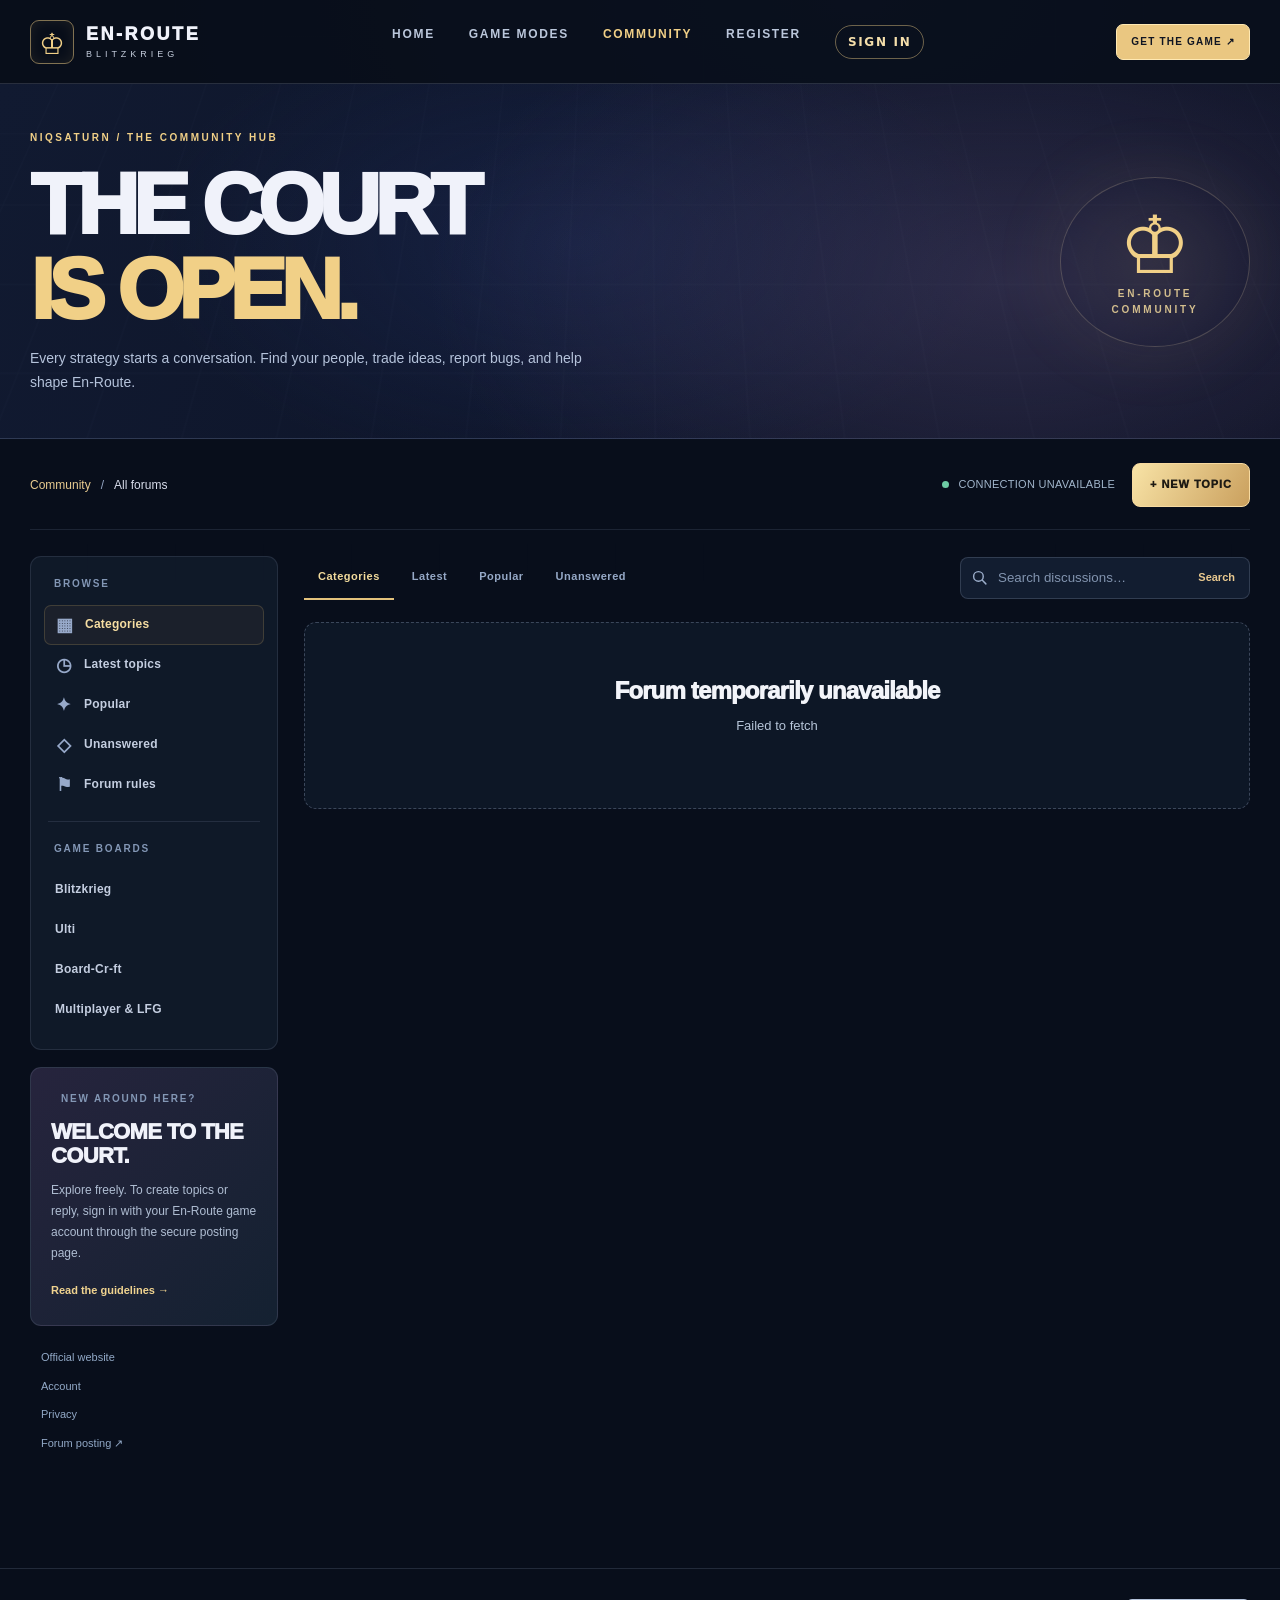
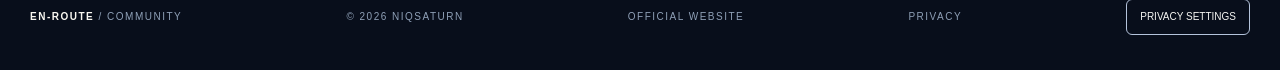
<file: forum/index.html>
<!doctype html>
<html lang="en">
<head>
<meta charset="utf-8">
<meta name="viewport" content="width=device-width,initial-scale=1">
<meta name="theme-color" content="#080e1b">
<meta name="description" content="En-Route: Blitzkrieg community forums. Discuss chess survival, Ulti, Board-Cr-ft, multiplayer, strategy, patch notes and player support.">
<link rel="canonical" href="https://niqsaturn.github.io/forum/">
<meta property="og:type" content="website">
<meta property="og:site_name" content="En-Route: Blitzkrieg">
<meta property="og:title" content="Community Forums | En-Route: Blitzkrieg">
<meta property="og:description" content="Your next move starts a conversation. Game discussions, strategy, feedback, guides and community support.">
<meta property="og:url" content="https://niqsaturn.github.io/forum/">
<meta property="og:image" content="https://raw.githubusercontent.com/Niqsaturn/En-Route/gh-pages/assets/hero-gameplay.webp">
<title>Community Forums | En-Route: Blitzkrieg</title>
<link rel="icon" href="/assets/crown.svg" type="image/svg+xml">
<link rel="stylesheet" href="/styles.css?v=20261124-2">
<link rel="stylesheet" href="./forum.css">
<link rel="stylesheet" href="/assets/ad-placements.css">
<script defer src="/assets/ad-manager.js?v=20261127-2"></script>
<script defer src="/assets/account-navigation.js?v=20261127-2"></script>
<script defer src="./forum.js"></script>
</head>
<body class="community-body">
<a class="skip" href="#forum-main">Skip to discussions</a>
<header class="header">
 <div class="header-inner">
  <a class="logo" href="/" aria-label="En-Route Blitzkrieg home"><span class="logo-mark" aria-hidden="true">♔</span><span class="logo-copy"><b>EN-ROUTE</b><small>BLITZKRIEG</small></span></a>
  <nav aria-label="Main navigation"><a href="/">Home</a><a href="/#modes">Game modes</a><a class="nav-current" href="/forum/" aria-current="page">Community</a><a href="/register.html">Register</a><a data-enroute-account-nav href="/?signin=1&amp;return=%2Fforum%2F">Sign in</a></nav>
  <a class="forum-site-download" href="/#download-windows">GET THE GAME <span aria-hidden="true">↗</span></a>
 </div>
</header>
<main id="forum-main">
 <section class="forum-banner" aria-labelledby="forum-banner-title">
  <div class="wrap forum-banner-inner">
   <div>
    <p class="section-kicker">NIQSATURN / THE COMMUNITY HUB</p>
    <h1 id="forum-banner-title">THE COURT<br><span>IS OPEN.</span></h1>
    <p>Every strategy starts a conversation. Find your people, trade ideas, report bugs, and help shape En-Route.</p>
   </div>
   <div class="forum-banner-emblem" aria-hidden="true">♔<span>EN-ROUTE<br>COMMUNITY</span></div>
  </div>
 </section>
 <aside id="forum-ad-category" class="enroute-ad-slot enroute-ad-slot--forum-top" data-forum-ad-placement data-adsterra-zone="forum-above-categories" aria-label="Advertisement" hidden>
  <p class="enroute-ad-label">Advertisement</p>
  <div class="adsterra-slot-content" data-adsterra-mount></div>
 </aside>
 <div class="wrap forum-shell">
  <div class="forum-global-bar">
   <nav class="forum-breadcrumbs" id="forum-breadcrumbs" aria-label="Breadcrumb">
    <a href="/forum/">Community</a><span aria-hidden="true">/</span><span id="breadcrumb-current">All forums</span>
   </nav>
   <div class="forum-global-actions"><span class="forum-status" id="forum-connection" role="status">Connecting to discussions…</span><button class="forum-compose" id="forum-new-topic" type="button">+ NEW TOPIC</button></div>
  </div>
  <div class="forum-layout">
   <aside class="forum-sidebar" aria-label="Forum navigation">
    <nav class="forum-side-panel" aria-label="Discussion views">
     <p class="forum-nav-caption">BROWSE</p>
     <a href="/forum/" data-view="categories" class="forum-side-link is-active"><span aria-hidden="true">▦</span> Categories</a>
     <a href="?view=latest" data-view="latest" class="forum-side-link"><span aria-hidden="true">◷</span> Latest topics</a>
     <a href="?view=popular" data-view="popular" class="forum-side-link"><span aria-hidden="true">✦</span> Popular</a>
     <a href="?view=unanswered" data-view="unanswered" class="forum-side-link"><span aria-hidden="true">◇</span> Unanswered</a>
     <a href="?view=rules" data-view="rules" class="forum-side-link"><span aria-hidden="true">⚑</span> Forum rules</a>
     <div class="forum-side-divider"></div>
     <p class="forum-nav-caption">GAME BOARDS</p>
     <a href="?category=blitzkrieg" data-category="blitzkrieg" class="forum-side-link">Blitzkrieg</a>
     <a href="?category=ulti" data-category="ulti" class="forum-side-link">Ulti</a>
     <a href="?category=boardcraft" data-category="boardcraft" class="forum-side-link">Board-Cr-ft</a>
     <a href="?category=multiplayer" data-category="multiplayer" class="forum-side-link">Multiplayer & LFG</a>
    </nav>
    <div class="forum-side-panel forum-help">
     <p class="forum-nav-caption">NEW AROUND HERE?</p>
     <h2>WELCOME TO THE COURT.</h2>
     <p>Explore freely. To create topics or reply, sign in with your En-Route game account through the secure posting page.</p>
     <a href="?view=rules" data-view="rules">Read the guidelines <span aria-hidden="true">→</span></a>
    </div>
    <div class="forum-side-links"><a href="/">Official website</a><a href="/?signin=1&amp;return=%2Fforum%2F">Account</a><a href="/privacy.html">Privacy</a><a href="/forum/compose.html">Forum posting ↗</a></div>
   </aside>
   <div class="forum-center">
    <div class="forum-tools">
     <div class="forum-view-tabs" role="navigation" aria-label="Topic filters">
      <a href="/forum/" data-view="categories" class="is-active">Categories</a>
      <a href="?view=latest" data-view="latest">Latest</a>
      <a href="?view=popular" data-view="popular">Popular</a>
      <a href="?view=unanswered" data-view="unanswered">Unanswered</a>
     </div>
     <form id="forum-search-form" class="forum-search" role="search" aria-label="Search community topics">
      <label for="forum-search" class="sr-only">Search topics</label>
      <svg viewBox="0 0 24 24" aria-hidden="true"><circle cx="10.5" cy="10.5" r="6.8"></circle><path d="m16 16 5 5"></path></svg>
      <input id="forum-search" name="q" type="search" maxlength="120" placeholder="Search discussions…" autocomplete="off">
      <button type="submit">Search</button>
     </form>
    </div>
    <section id="forum-content" class="forum-content" aria-live="polite" aria-busy="true">
     <div class="forum-loading"><span class="forum-loading-sigil">♔</span><p>Loading the community forum…</p></div>
    </section>
    <div id="forum-load-controls" class="forum-load-controls" hidden><button id="forum-load-more" type="button">LOAD MORE TOPICS</button></div>
   </div>
  </div>
 </div>
 <aside id="forum-ad-multiplex" class="enroute-ad-slot enroute-ad-slot--forum-bottom enroute-ad-slot--feed" data-forum-ad-placement data-adsterra-zone="forum-below-categories" aria-label="Advertisement" hidden>
  <p class="enroute-ad-label">Advertisement</p>
  <div class="adsterra-slot-content" data-adsterra-mount></div>
 </aside>
</main>
<footer class="footer wrap forum-footer"><span><strong>EN-ROUTE</strong> / COMMUNITY</span><span>© 2026 NIQSATURN</span><a href="/">OFFICIAL WEBSITE</a><a href="/privacy.html">PRIVACY</a></footer>
<dialog id="forum-compose-dialog" class="forum-compose-dialog" aria-labelledby="forum-compose-title">
 <form method="dialog" class="forum-dialog-head"><h2 id="forum-compose-title">START A DISCUSSION</h2><button type="submit" aria-label="Close new topic dialog">✕</button></form>
 <p>Choose the board that best fits your topic. Posting uses your existing En-Route game account through a secure forum endpoint.</p>
 <label for="forum-compose-category">POST IN</label>
 <select id="forum-compose-category" required></select>
 <div class="forum-posting-note">Your En-Route account is required to post. For your security, posting may require you to sign in again on the protected posting form.</div>
 <div class="forum-dialog-actions"><button class="forum-close-dialog" type="button">CANCEL</button><a id="forum-compose-continue" href="/forum/compose.html">CONTINUE TO POST</a></div>
</dialog>
<noscript><div class="wrap forum-noscript">JavaScript is required to browse topics on this page. You can still <a href="/">visit the official En-Route website</a>.</div></noscript>
</body>
</html>
</file>
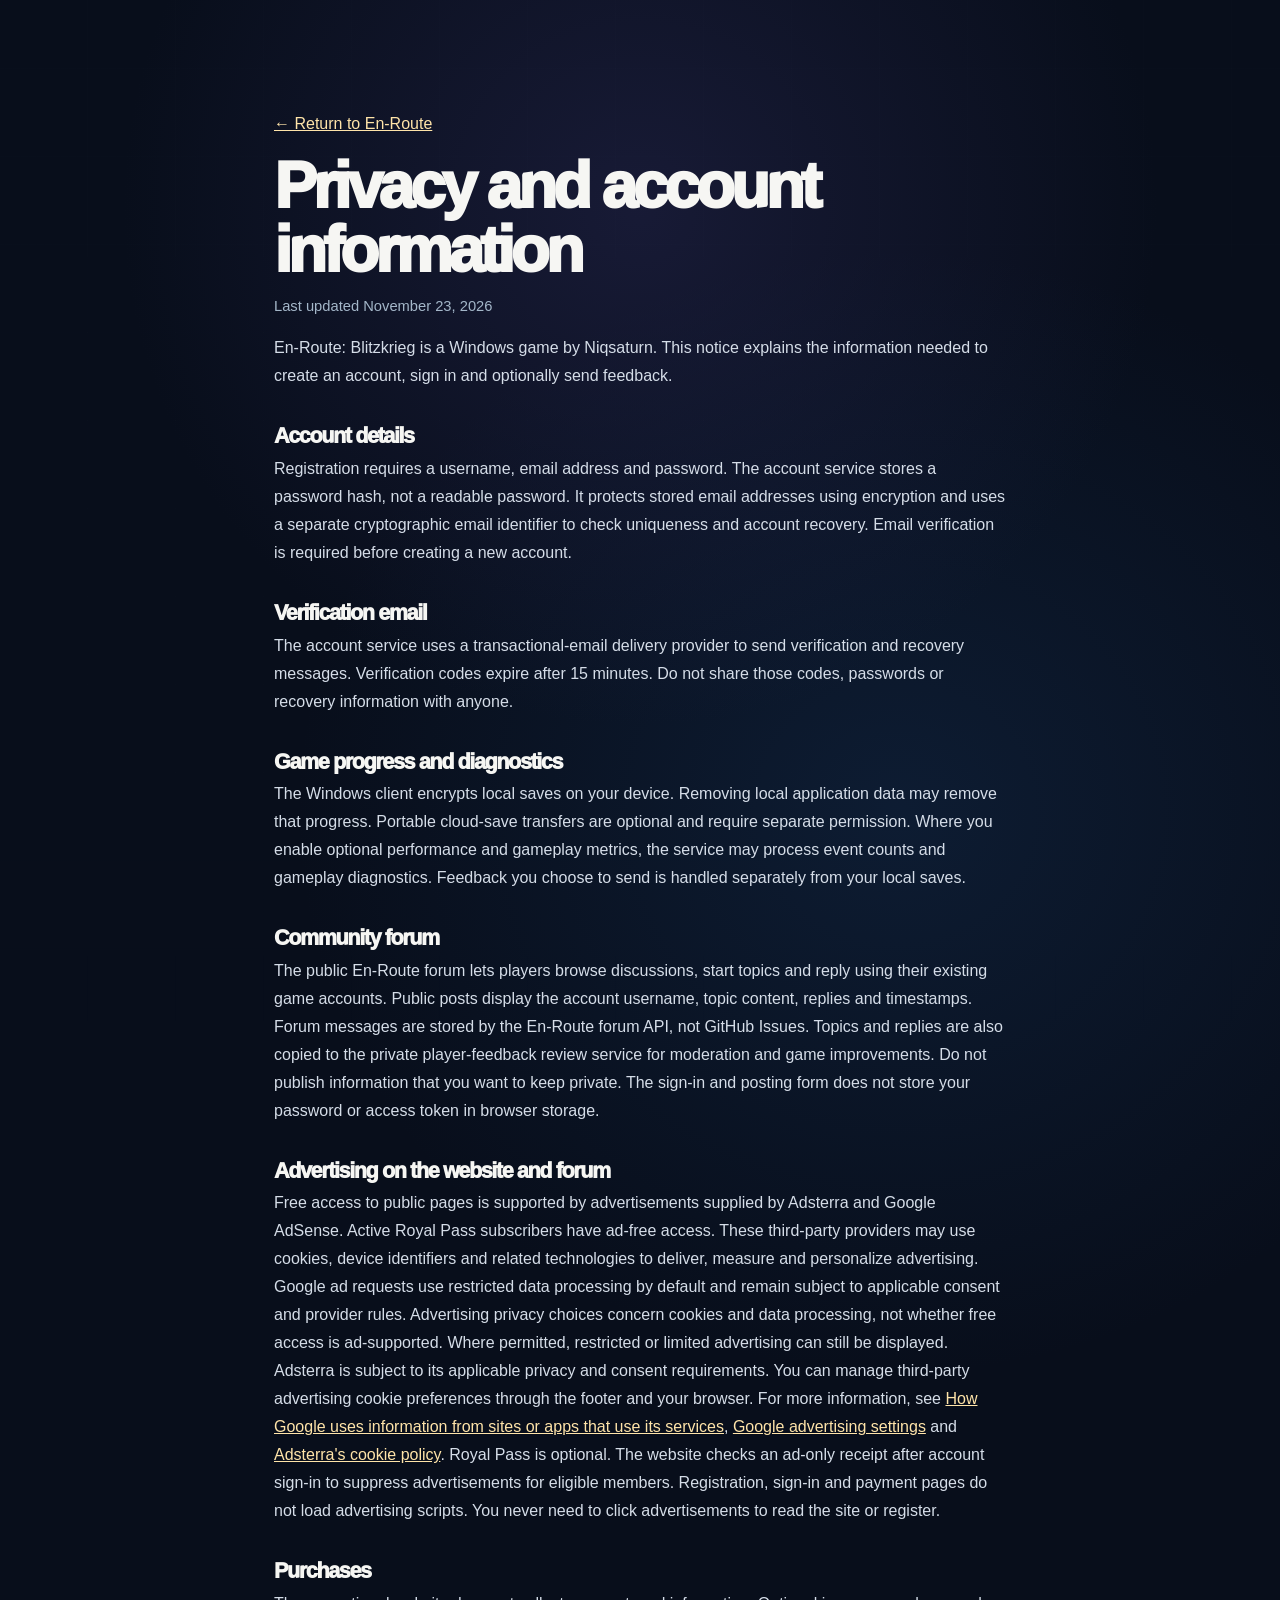
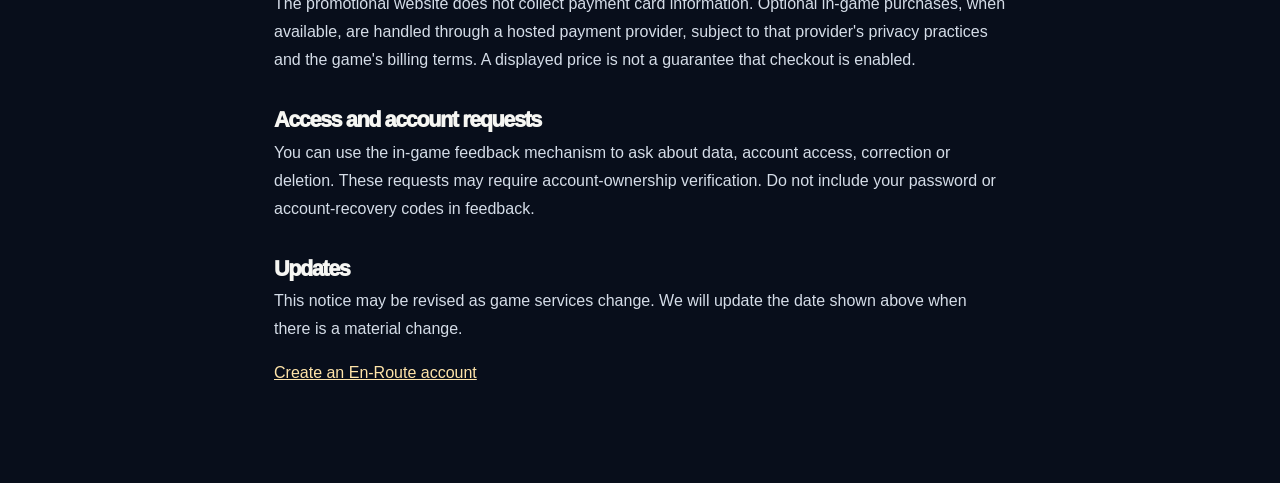
<file: privacy.html>
<!doctype html>
<html lang="en"><head><meta charset="utf-8"><meta name="viewport" content="width=device-width,initial-scale=1"><meta name="robots" content="index,follow"><meta name="theme-color" content="#080e1b"><title>Privacy | En-Route Blitzkrieg</title>
<link rel="stylesheet" href="./styles.css"><style>.privacy-page{max-width:780px;margin:0 auto;padding:110px 24px 80px;line-height:1.75}.privacy-page h1{font-size:clamp(2rem,6vw,4rem);margin-bottom:12px}.privacy-page h2{font-size:1.35rem;margin:35px 0 8px}.privacy-page a{color:#ffe4a9;text-decoration:underline}.privacy-page p,.privacy-page li{color:#d5dde8}.privacy-page .updated{color:#a4b7c9;font-size:.92rem}</style></head><body>
<main class="privacy-page"><p><a href="/">← Return to En-Route</a></p>
<h1>Privacy and account information</h1><p class="updated">Last updated November 23, 2026</p>
<p>En-Route: Blitzkrieg is a Windows game by Niqsaturn. This notice explains the information needed to create an account, sign in and optionally send feedback.</p>
<h2>Account details</h2><p>Registration requires a username, email address and password. The account service stores a password hash, not a readable password. It protects stored email addresses using encryption and uses a separate cryptographic email identifier to check uniqueness and account recovery. Email verification is required before creating a new account.</p>
<h2>Verification email</h2><p>The account service uses a transactional-email delivery provider to send verification and recovery messages. Verification codes expire after 15 minutes. Do not share those codes, passwords or recovery information with anyone.</p>
<h2>Game progress and diagnostics</h2><p>The Windows client encrypts local saves on your device. Removing local application data may remove that progress. Portable cloud-save transfers are optional and require separate permission. Where you enable optional performance and gameplay metrics, the service may process event counts and gameplay diagnostics. Feedback you choose to send is handled separately from your local saves.</p>
<h2>Community forum</h2><p>The public En-Route forum lets players browse discussions, start topics and reply using their existing game accounts. Public posts display the account username, topic content, replies and timestamps. Forum messages are stored by the En-Route forum API, not GitHub Issues. Topics and replies are also copied to the private player-feedback review service for moderation and game improvements. Do not publish information that you want to keep private. The sign-in and posting form does not store your password or access token in browser storage.</p>
<h2>Advertising on the website and forum</h2><p>Free access to public pages is supported by advertisements supplied by Adsterra and Google AdSense. Active Royal Pass subscribers have ad-free access. These third-party providers may use cookies, device identifiers and related technologies to deliver, measure and personalize advertising. Google ad requests use restricted data processing by default and remain subject to applicable consent and provider rules. Advertising privacy choices concern cookies and data processing, not whether free access is ad-supported. Where permitted, restricted or limited advertising can still be displayed. Adsterra is subject to its applicable privacy and consent requirements. You can manage third-party advertising cookie preferences through the footer and your browser. For more information, see <a href="https://policies.google.com/technologies/partner-sites" rel="noopener noreferrer">How Google uses information from sites or apps that use its services</a>, <a href="https://adssettings.google.com/" rel="noopener noreferrer">Google advertising settings</a> and <a href="https://adsterra.com/cookies/" rel="noopener noreferrer">Adsterra's cookie policy</a>. Royal Pass is optional. The website checks an ad-only receipt after account sign-in to suppress advertisements for eligible members. Registration, sign-in and payment pages do not load advertising scripts. You never need to click advertisements to read the site or register.</p>
<h2>Purchases</h2><p>The promotional website does not collect payment card information. Optional in-game purchases, when available, are handled through a hosted payment provider, subject to that provider's privacy practices and the game's billing terms. A displayed price is not a guarantee that checkout is enabled.</p>
<h2>Access and account requests</h2><p>You can use the in-game feedback mechanism to ask about data, account access, correction or deletion. These requests may require account-ownership verification. Do not include your password or account-recovery codes in feedback.</p>
<h2>Updates</h2><p>This notice may be revised as game services change. We will update the date shown above when there is a material change.</p>
<p><a href="/#signup">Create an En-Route account</a></p></main></body></html>
</file>
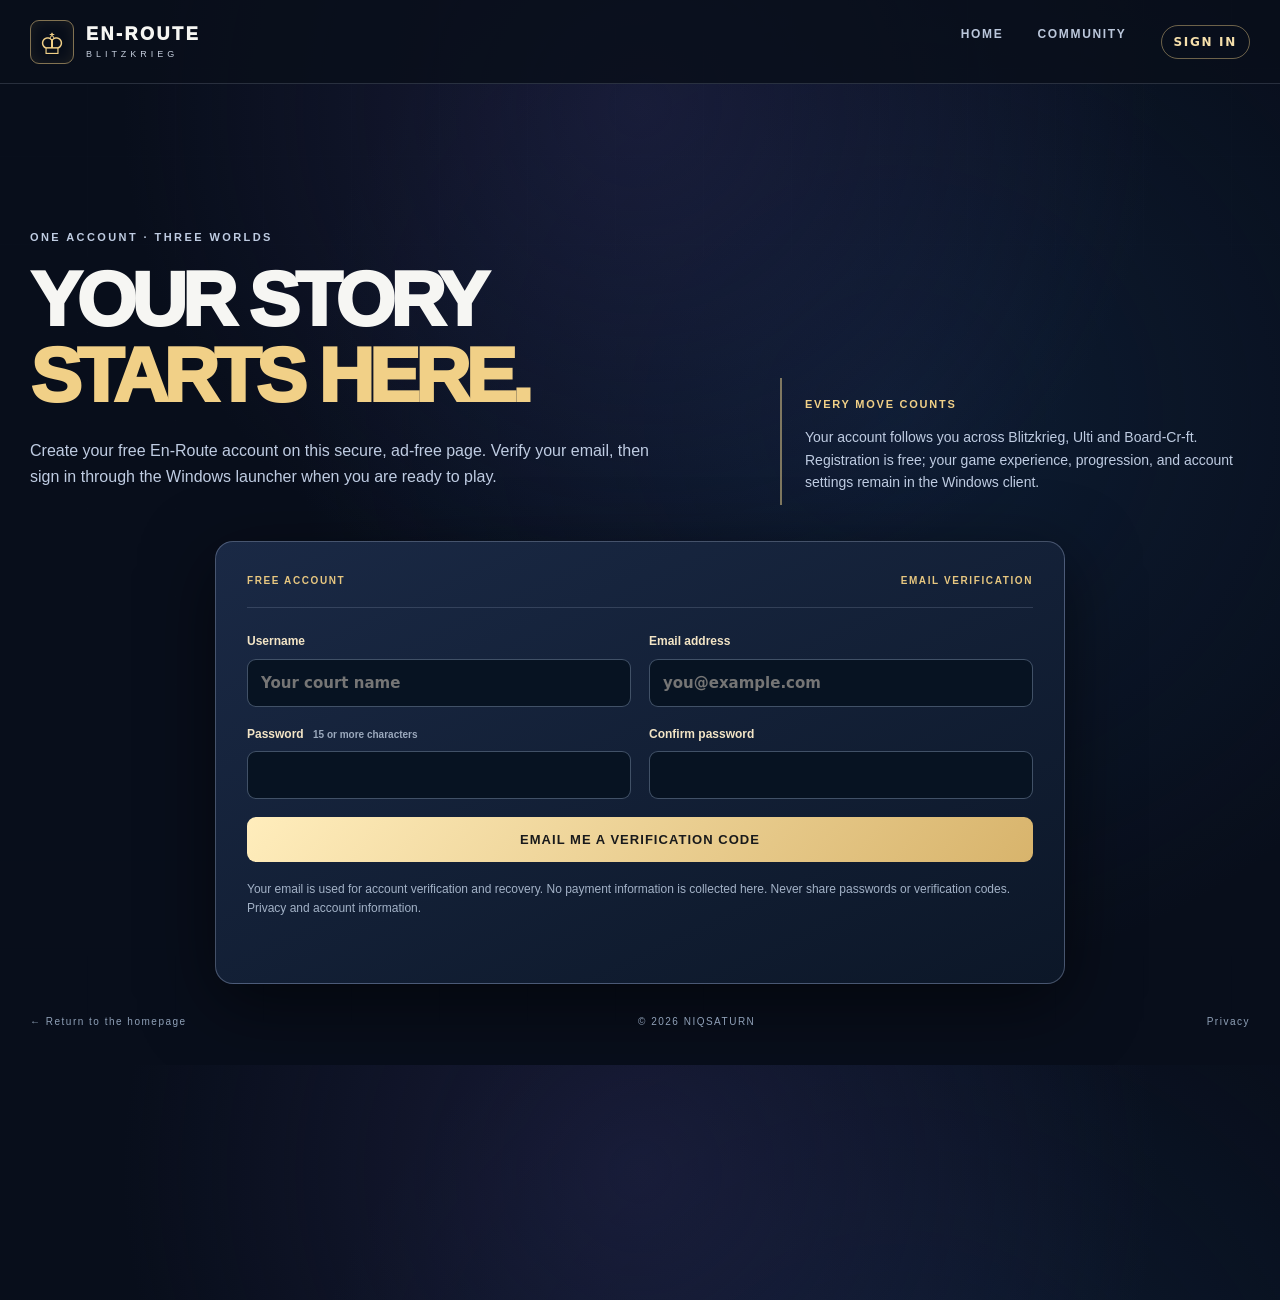
<file: register.html>
<!doctype html>
<html lang="en"><head><meta charset="utf-8"><meta name="viewport" content="width=device-width,initial-scale=1">
<meta name="robots" content="noindex,follow"><meta name="referrer" content="no-referrer">
<meta http-equiv="Content-Security-Policy" content="default-src 'none'; script-src 'self'; style-src 'self'; img-src 'self' data:; connect-src https://en-route.ringtail-anoles.ts.net:8443; form-action 'self'; base-uri 'self'">
<meta name="theme-color" content="#080e1b"><title>Create your En-Route account | NiqSaturn</title>
<link rel="icon" href="/assets/crown.svg" type="image/svg+xml"><link rel="stylesheet" href="/styles.css?v=20261124-2"><script defer src="/assets/account-signup.js"></script>
<script defer src="/assets/account-navigation.js?v=20261127-2"></script>
</head><body><a class="skip" href="#signup">Skip to create account</a>
<header class="header"><div class="header-inner">
<a class="logo" href="/" aria-label="En-Route homepage"><span class="logo-mark">♔</span><span class="logo-copy"><b>EN-ROUTE</b><small>BLITZKRIEG</small></span></a>
<nav aria-label="Main navigation"><a href="/">Home</a><a href="/forum/">Community</a><a data-enroute-account-nav href="/?signin=1">Sign in</a></nav>
</div></header>
<main style="padding-top:70px;min-height:75vh"><section id="signup" class="signup wrap" aria-labelledby="signup-title">
  <div class="signup-heading"><div><p class="section-kicker">ONE ACCOUNT · THREE WORLDS</p><h2 id="signup-title">YOUR STORY<br><span>STARTS HERE.</span></h2><p>Create your free En-Route account on this secure, ad-free page. Verify your email, then sign in through the Windows launcher when you are ready to play.</p></div><div class="signup-promise"><strong>EVERY MOVE COUNTS</strong><p>Your account follows you across Blitzkrieg, Ulti and Board-Cr-ft. Registration is free; your game experience, progression, and account settings remain in the Windows client.</p></div></div>
  <div class="signup-card">
   <div class="signup-card-head"><span>FREE ACCOUNT</span><span>EMAIL VERIFICATION</span></div>
   <form id="signup-form" method="post" action="/register.html" class="signup-form" autocomplete="on">
    <div class="signup-field"><label for="register-name">Username</label><input id="register-name" name="username" type="text" autocomplete="username" minlength="3" maxlength="24" required spellcheck="false" placeholder="Your court name"></div>
    <div class="signup-field"><label for="register-email">Email address</label><input id="register-email" name="email" type="email" autocomplete="email" required maxlength="254" placeholder="you@example.com"></div>
    <div class="signup-field"><label for="register-password">Password <small>15 or more characters</small></label><input id="register-password" name="password" type="password" autocomplete="new-password" minlength="15" maxlength="128" required></div>
    <div class="signup-field"><label for="register-confirm">Confirm password</label><input id="register-confirm" name="passwordConfirmation" type="password" autocomplete="new-password" minlength="15" maxlength="128" required></div>
    <button type="submit" class="signup-submit">EMAIL ME A VERIFICATION CODE</button>
    <p class="signup-legal">Your email is used for account verification and recovery. No payment information is collected here. Never share passwords or verification codes. <a href="./privacy.html">Privacy and account information</a>.</p>
   </form>
   <form id="verify-form" method="post" action="/register.html" class="signup-form verify-form" hidden>
    <h3>VERIFY YOUR EMAIL</h3><p>Enter the secure code from your En-Route verification email. It expires in 15 minutes.</p>
    <div class="signup-field"><label for="verify-code">Verification code</label><input id="verify-code" name="code" type="text" minlength="43" maxlength="43" pattern="[A-Za-z0-9_-]{43}" autocomplete="one-time-code" spellcheck="false" required placeholder="Paste the code from your email"></div>
    <button type="submit" class="signup-submit">VERIFY & CREATE ACCOUNT</button>
    <button type="button" id="resend-verify" class="signup-link">Resend verification code</button>
    <button type="button" id="restart-signup" class="signup-link">Start again</button>
   </form>
   <div class="signup-feedback" id="signup-feedback" role="status" aria-live="polite"></div>
   <div id="signup-complete" class="signup-complete" hidden><strong>ACCOUNT VERIFIED</strong><p>Your En-Route account is ready. Open the Windows launcher and sign in with your username and password.</p><p class="signup-install-note">The Windows client is coming soon. Follow the community for release news.</p></div>
  </div>
 </section></main>
<footer class="footer wrap"><a href="/">← Return to the homepage</a><span>© 2026 NIQSATURN</span><a href="/privacy.html">Privacy</a></footer>
</body></html>
</file>
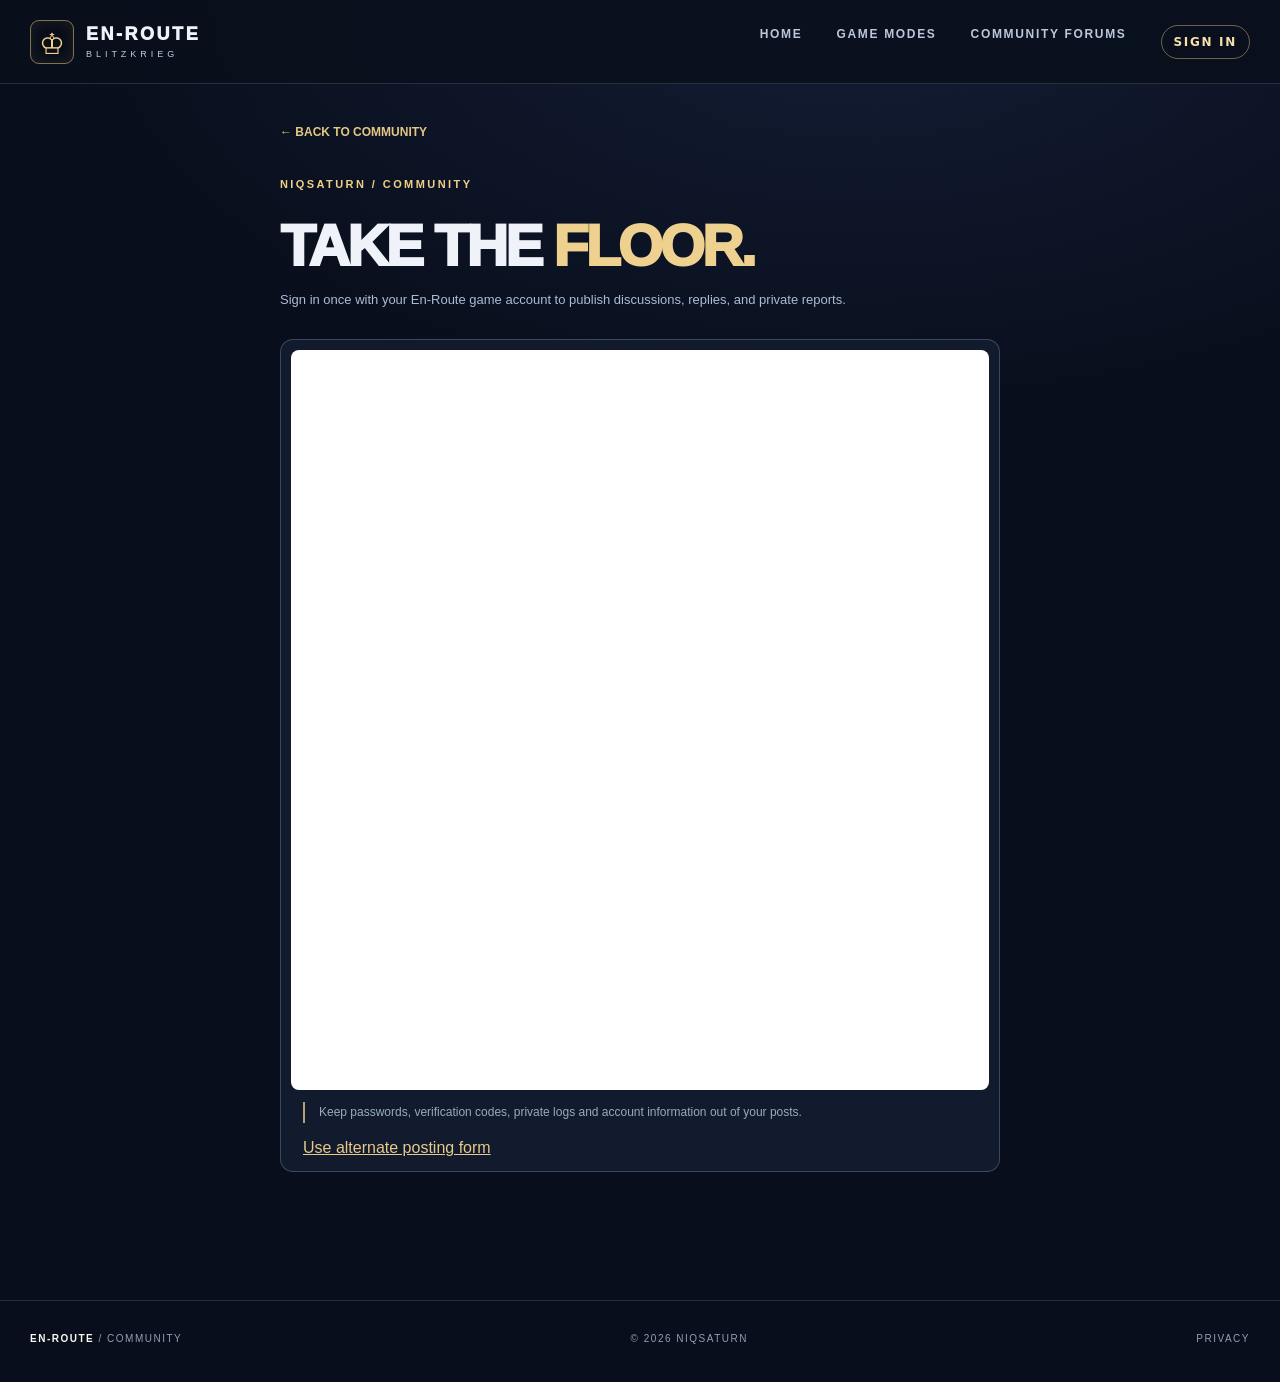
<file: forum/compose.html>
<!doctype html>
<html lang="en">
<head>
<meta charset="utf-8">
<meta name="viewport" content="width=device-width,initial-scale=1">
<meta name="robots" content="noindex,nofollow">
<meta name="referrer" content="no-referrer">
<meta http-equiv="Content-Security-Policy" content="default-src 'none'; frame-src https://enroute-accounts.ceric124.workers.dev; connect-src https://en-route.ringtail-anoles.ts.net:8443; script-src 'self'; style-src 'self' 'unsafe-inline'; img-src 'self' data:; font-src 'self'; base-uri 'none'; form-action 'self'">
<meta name="theme-color" content="#080e1b">
<title>Post to En-Route Community</title>
<link rel="icon" href="/assets/crown.svg" type="image/svg+xml">
<link rel="stylesheet" href="/styles.css?v=20261124-2">
<link rel="stylesheet" href="/forum/forum.css">
<style>
.compose-wrap{max-width:720px;padding:34px 0 110px}.compose-back{font-size:12px;font-weight:850;color:#e4c784}.compose-wrap h1{font-size:clamp(34px,6vw,58px);letter-spacing:-.055em;line-height:1.08;margin:22px 0 10px}.compose-wrap h1 span{color:#eed18f}.compose-lead{color:#abbcd5;line-height:1.8;font-size:13px;max-width:620px;margin:0 0 28px}.compose-card{background:#111b2d;border:1px solid #acbbd747;border-radius:13px;padding:27px;margin:18px 0}.compose-card h2{font-size:21px;letter-spacing:-.03em;margin:0 0 8px}.compose-card p{font-size:12px;line-height:1.75;color:#afc0d5}.compose-card form{display:grid;gap:14px;margin-top:23px}.compose-card label{color:#ead5a1;font-size:11px;font-weight:850;letter-spacing:.04em}.compose-card input,.compose-card select,.compose-card textarea{display:block;background:#091426;color:#f4f6fc;border:1px solid #8d9dbf70;border-radius:8px;padding:12px 14px;font:14px/1.5 system-ui;width:100%;margin-top:7px}.compose-card textarea{min-height:200px;resize:vertical}.compose-card input:focus-visible,.compose-card select:focus-visible,.compose-card textarea:focus-visible,.compose-card button:focus-visible{outline:3px solid #dabc82;outline-offset:2px}.compose-card button{background:linear-gradient(115deg,#f4e2b1,#cda667);border:0;color:#171b23;border-radius:8px;min-height:45px;padding:12px 17px;font-size:12px;font-weight:950;letter-spacing:.08em;cursor:pointer}.compose-card button:disabled{opacity:.5;cursor:wait}.compose-status{min-height:24px;color:#efddad;font-size:12px;line-height:1.6}.compose-note{color:#99aabd!important;border-left:2px solid #b7a071;padding-left:14px}.compose-active{font-weight:850;color:#b7e0ce;font-size:12px}.compose-wrap [hidden]{display:none!important}.compose-wrap .compose-link{color:#e8c98a;text-decoration:underline}
.compose-related{padding:13px;background:#1b2a40;border:1px solid #516684;border-radius:8px}.compose-related strong{font-size:12px;color:#e9d195;display:block;margin:0 0 8px}.compose-related a{display:block;color:#cde0ff;font-size:12px;line-height:1.5;padding:4px 0}.compose-counter{margin:-9px 0 4px!important;color:#92a7c2!important;font:11px/1.5 system-ui;text-align:right}
@media(max-width:640px){.compose-wrap{padding-top:20px}.compose-card{padding:19px}}
.protected-forum-card{padding:10px}.protected-forum-frame{display:block;width:100%;height:740px;max-width:100%;border:0;border-radius:8px;background:#101d2e}.protected-forum-card>.compose-note,.protected-forum-card>.compose-link{margin:12px}
</style>
<script defer src="/assets/protected-account-embed.js?v=20261127-1"></script>
<script defer src="/forum/protected-compose.js?v=20261127-1"></script>
<script defer src="/assets/account-navigation.js?v=20261127-2"></script>
</head>
<body class="community-body">
<a class="skip" href="#compose">Skip to posting form</a>
<header class="header"><div class="header-inner">
<a class="logo" href="/" aria-label="En-Route homepage"><span class="logo-mark" aria-hidden="true">♔</span><span class="logo-copy"><b>EN-ROUTE</b><small>BLITZKRIEG</small></span></a>
<nav aria-label="Main navigation"><a href="/">Home</a><a href="/#modes">Game modes</a><a href="/forum/">Community forums</a><a data-enroute-account-nav href="/?signin=1&amp;return=%2Fforum%2F">Sign in</a></nav>
</div></header>
<main id="compose" class="wrap compose-wrap">
<a class="compose-back" href="/forum/">← BACK TO COMMUNITY</a>
<p class="section-kicker" style="margin-top:32px">NIQSATURN / COMMUNITY</p>
<h1>TAKE THE <span>FLOOR.</span></h1>
<p class="compose-lead">Write your discussion first, then sign in with your En-Route game account when you publish. Use your En-Route account to publish.</p>
<section class="compose-card" id="login-section" aria-labelledby="login-heading">
<h2 id="login-heading">SIGN IN TO POST</h2>
<p>Forum discussions are public, but posting requires your En-Route game account. This secure sign-in screen does not load advertising or other third-party scripts.</p>
<form id="login-form" method="post" action="/forum/compose.html">
<label>Username<input id="forum-username" name="username" required minlength="3" maxlength="24" autocomplete="username" spellcheck="false"></label>
<label>Password<input id="forum-password" name="password" type="password" required autocomplete="current-password"></label>
<button id="forum-login" type="submit" disabled>Sign in</button>
</form>
<div class="compose-status" id="login-status" role="status" aria-live="polite"></div>
<p class="compose-note">Need an account? <a class="compose-link" href="/#signup">Create one on the official website</a>. Your credentials are not saved in browser storage on this page.</p>
</section>
<section class="compose-card" id="editor-section" aria-labelledby="editor-heading" hidden>
<h2 id="editor-heading">NEW DISCUSSION</h2>
<p class="compose-active" id="forum-signed-in"></p>
<form id="post-form" method="post" action="/forum/compose.html">
<label id="category-label">FORUM CATEGORY<select id="forum-category" name="category" required></select></label>
<label id="title-label">TOPIC TITLE<input id="forum-title" name="title" required minlength="8" maxlength="120" placeholder="Give your discussion a specific title"></label><div id="forum-related-topics" class="compose-related" aria-live="polite" hidden></div>
<label>YOUR MESSAGE<textarea id="forum-message" name="body" required minlength="20" maxlength="8000" placeholder="Share your question, idea, or experience. Avoid private account details." aria-describedby="forum-message-counter"></textarea></label><p id="forum-message-counter" class="compose-counter" aria-live="polite">0 / 8000 characters</p>
<button id="forum-submit" type="submit">PUBLISH TO THE FORUM</button>
</form>
<div class="compose-status" id="post-status" role="status" aria-live="polite"></div>
<p class="compose-note">Posts are public, subject to moderation, and forwarded to the private En-Route feedback review queue. Do not post passwords, verification codes, private logs, or sensitive account details.</p>
</section>
</main>
<footer class="footer wrap forum-footer"><span><strong>EN-ROUTE</strong> / COMMUNITY</span><span>© 2026 NIQSATURN</span><a href="/privacy.html">PRIVACY</a></footer>
</body>
</html>
</file>
<file: styles.css>
:root{color-scheme:dark;--bg:#080e1b;--surface:#121b2d;--text:#f6f6f3;--sub:#acbbd0;--gold:#f1d087;--faint:#d6e0ff27}
*{box-sizing:border-box}html{scroll-behavior:smooth;overflow-x:hidden}body{margin:0;background:radial-gradient(ellipse 700px 700px at 50% 10%,#25254d88,transparent 74%),radial-gradient(ellipse 800px 750px at 70% 39%,#183a6452,transparent 75%),var(--bg);color:var(--text);font:16px/1.6 "Segoe UI",Arial,sans-serif;overflow-x:hidden}body:before{content:"";position:absolute;z-index:0;pointer-events:none;inset:0 0 auto;height:1300px;background-image:repeating-linear-gradient(0deg,transparent 0 87px,#d0e1ff09 88px),repeating-linear-gradient(90deg,transparent 0 87px,#d0e1ff09 88px);mask-image:linear-gradient(#0007,transparent)}a{color:inherit;text-decoration:none}img,video{max-width:100%;display:block}h1,h2,h3,p{margin-top:0}h1,h2,h3{line-height:1;letter-spacing:-.065em;font-weight:950}.skip{position:absolute;top:-6rem;left:1rem;background:var(--gold);color:#111;padding:.6rem 1rem;z-index:99}.skip:focus{top:1rem}
.wrap{max-width:1340px;margin-left:auto;margin-right:auto;padding-left:30px;padding-right:30px;position:relative;z-index:1}
.header{position:relative;z-index:4;border-bottom:1px solid var(--faint);background:#090f1bd8}.header-inner{max-width:1370px;margin:0 auto;padding:0 30px;min-height:83px;display:flex;gap:25px;justify-content:space-between;align-items:center}.logo{display:flex;gap:12px;align-items:center}.logo-mark{display:grid;place-items:center;color:var(--gold);border:1px solid #f1d08785;border-radius:9px;width:44px;height:44px;font-size:29px;box-shadow:inset 0 0 14px #edc16f18}.logo-copy{display:flex;flex-direction:column;line-height:1.12;white-space:nowrap}.logo-copy b{font-size:18px;letter-spacing:.14em;font-weight:950}.logo-copy small{margin-top:5px;font-size:9px;letter-spacing:.44em;color:#c2cbda}.header nav{display:flex;gap:34px;font-size:12px;letter-spacing:.14em;font-weight:800;text-transform:uppercase;color:#bbc7db}.header nav a:hover,.text-action:hover,.footer a:hover{color:var(--gold)}.version{border:1px solid var(--faint);color:#b8c8dc;border-radius:80px;padding:9px 15px;white-space:nowrap;font-size:10px;letter-spacing:.13em;font-weight:900}
.hero{text-align:center;padding-top:97px}.mini-label,.section-kicker{color:var(--gold);font-size:11px;font-weight:900;letter-spacing:.22em}.mini-label{display:flex;align-items:center;justify-content:center;gap:15px}.mini-line{width:26px;height:1px;background:linear-gradient(90deg,transparent,var(--gold))}.mini-line:last-child{transform:rotate(180deg)}.hero h1{font-size:clamp(4.2rem,9vw,8.5rem);letter-spacing:-.07em;margin:28px 0 30px}.hero h1 em{font-style:normal;color:transparent;background:linear-gradient(140deg,#fff3d5,#e6c477 65%,#ae8455);background-clip:text;-webkit-background-clip:text}.intro{max-width:590px;margin:0 auto;color:#becbe0;font-size:18px;line-height:1.7}
.cta-group{display:flex;flex-direction:column;align-items:center;margin-top:36px}.primary-cta{width:min(570px,100%);min-height:110px;padding:14px 22px;border:1px solid #ffefbc;border-radius:17px;display:flex;align-items:center;gap:19px;text-align:left;color:#211807;background:linear-gradient(125deg,#fff0c7 0%,#e5bf6b 59%,#ad864e 100%);box-shadow:0 0 0 6px #f0c66e18,0 20px 75px #dca95661,inset 0 2px #fff8e5;transition:transform .2s,box-shadow .2s}.primary-cta:hover{transform:translateY(-4px);box-shadow:0 0 0 9px #f0c66e2b,0 24px 95px #e2b9688a}.primary-cta:focus-visible{outline:3px solid white;outline-offset:6px}.win-icon{width:62px;height:62px;display:grid;place-items:center;flex:none;border:1px solid #3828113b;border-radius:11px;background:#fff6dc85}.win-icon svg{width:31px;height:31px}.cta-copy{display:flex;flex:1;flex-direction:column;gap:8px;line-height:1.2}.cta-copy b{font-size:clamp(20px,2.5vw,29px);font-weight:950;letter-spacing:-.012em}.cta-copy small{font-size:11px;letter-spacing:.1em;color:#584627;font-weight:850}.cta-arrow{font-size:29px}.cta-detail{margin-top:18px;font-size:11px;color:#aebdd0;letter-spacing:.06em}.text-action{margin-top:11px;font-size:13px;font-weight:750;color:#f1dfb2;letter-spacing:.02em}.text-action span{margin-left:10px}
.hero-shot{width:min(1090px,100%);margin:70px auto 0;border:1px solid #d8e2ff55;border-radius:14px;background:#070c15;overflow:hidden;box-shadow:0 0 0 7px #e9eeff0a,0 24px 95px #000b,0 0 115px #49307735;position:relative;left:50%;transform:translateX(-50%);margin-left:0;margin-right:0}.shot-header{height:39px;display:flex;align-items:center;justify-content:space-between;gap:10px;padding:0 15px;border-bottom:1px solid var(--faint);background:#151f30;color:#b0bdd0;font-weight:900;font-size:9px;letter-spacing:.14em}.chrome-dots{display:flex;gap:6px}.chrome-dots i{width:7px;height:7px;border-radius:50%;background:#d5b270}.chrome-dots i:nth-child(2){background:#98a7bb}.chrome-dots i:nth-child(3){background:#61b5a1}.hero-shot img{width:100%;height:auto;object-fit:contain;object-position:center;aspect-ratio:8/5;margin:0 auto}.shot-footnote{max-width:1090px;display:flex;justify-content:space-between;gap:14px;margin:20px auto 0;color:#91a0b7;font-weight:850;font-size:10px;letter-spacing:.13em}.circle{display:inline-block;width:6px;height:6px;background:#76dcac;border-radius:100%;box-shadow:0 0 11px #78edb5;margin-right:8px}
.proof{display:flex;justify-content:center;align-items:center;gap:55px;margin-top:96px;margin-bottom:0;padding-top:36px;padding-bottom:36px;border-top:1px solid var(--faint);border-bottom:1px solid var(--faint)}.proof div{display:flex;flex-direction:column;gap:5px;text-align:center}.proof strong{font-size:33px;line-height:1.1;letter-spacing:-.04em;color:#f0d49c}.proof span{font-size:10px;letter-spacing:.15em;color:#a5b5cb;font-weight:800}.proof>i{display:block;height:34px;width:1px;background:var(--faint)}
.trailer{padding-top:143px}.section-title{display:flex;align-items:end;justify-content:space-between;gap:50px;margin-bottom:43px}.section-title h2{margin:14px 0 0;font-size:clamp(3.3rem,6vw,6.3rem);letter-spacing:-.055em}.section-title h2 span,.closing h2 span{color:var(--gold)}.section-title>p{max-width:320px;margin:0 0 8px;color:#b2c0d3;line-height:1.8;font-size:15px}.video-shell{padding:9px;border-radius:15px;background:#03060c;border:1px solid #d5e1ff49;box-shadow:0 24px 80px #000a}.video-shell video{width:100%;height:auto;aspect-ratio:8/5;border-radius:7px;background:#000}.video-key{display:flex;justify-content:space-between;gap:15px;margin-top:18px;color:#96a6bc;font-size:10px;font-weight:850;letter-spacing:.12em}
.modes{padding-top:151px}.mode-grid{display:grid;grid-template-columns:repeat(3,minmax(0,1fr));gap:20px}.mode-card{overflow:hidden;border-radius:14px;border:1px solid var(--faint);background:linear-gradient(145deg,#1b2740,#0f1625);transition:transform .2s,border-color .2s}.mode-card:hover{transform:translateY(-5px);border-color:#f1d08785}.mode-photo{aspect-ratio:1.35;overflow:hidden;position:relative;background:#0a1422}.mode-photo img{width:100%;height:100%;object-fit:cover;object-position:center;transition:transform .35s}.mode-card:hover .mode-photo img{transform:scale(1.045)}.mode-photo:after{content:"";position:absolute;inset:30% 0 0;background:linear-gradient(transparent,#050b16c9);pointer-events:none}.mode-photo span{position:absolute;z-index:2;left:20px;bottom:16px;color:#f1dca8;letter-spacing:.15em;font-weight:900;font-size:10px}.mode-info{padding:25px}.mode-info h3{font-size:27px;margin-bottom:12px;letter-spacing:-.045em}.mode-info p{font-size:14px;color:#abb9cb;line-height:1.8;margin:0}
.closing{text-align:center;margin-top:160px;margin-bottom:105px;padding-top:84px;padding-bottom:90px;border-top:1px solid var(--faint);border-bottom:1px solid var(--faint);background:radial-gradient(ellipse at center,#40336365,transparent 70%)}.crown{font-size:55px;color:var(--gold);display:block;margin-bottom:10px}.closing h2{font-size:clamp(3rem,6vw,6rem);margin:15px 0 20px}.closing>p:not(.section-kicker){color:#b6c3d5;margin:0 auto 32px}.closing-cta{margin:0 auto;min-height:95px;width:min(475px,100%)}.closing-cta .win-icon{width:52px;height:55px;font-size:38px}.closing-cta .cta-copy b{font-size:24px}
.footer{display:flex;align-items:center;justify-content:space-between;gap:22px;padding-top:30px;padding-bottom:35px;font-size:10px;letter-spacing:.15em;color:#8fa0b7}.footer strong{color:#f9f7f1}
@media(max-width:850px){.header nav{display:none}.header-inner{padding:0 20px;min-height:76px}.hero{padding-top:78px}.section-title{align-items:start;flex-direction:column;gap:17px}.section-title>p{max-width:520px}.proof{gap:32px}.mode-grid{grid-template-columns:repeat(2,minmax(0,1fr))}.mode-card:last-child{grid-column:1/-1}.trailer,.modes{padding-top:108px}.closing{margin-top:120px;margin-bottom:70px}}
@media(max-width:570px){.wrap{padding-left:17px;padding-right:17px}.header-inner{padding:0 16px}.logo-mark{height:38px;width:38px;font-size:26px}.logo-copy b{font-size:15px}.logo-copy small{font-size:8px}.version{font-size:8px;padding:8px}.hero{padding-top:78px}.mini-label{font-size:9px;letter-spacing:.14em;gap:9px}.mini-line{width:14px}.hero h1{font-size:clamp(3.25rem,13vw,4.8rem);margin:23px 0 27px}.intro{font-size:15px;line-height:1.75}.cta-group{margin-top:31px}.primary-cta{padding:12px;gap:13px;min-height:98px}.win-icon{width:49px;height:52px}.win-icon svg{width:26px;height:26px}.cta-copy b{font-size:19px}.cta-copy small{font-size:9px;letter-spacing:.03em}.cta-arrow{font-size:20px}.hero-shot{margin-top:58px;border-radius:10px}.shot-header{height:29px;padding:0 9px;font-size:7px}.shot-build{display:none}.shot-footnote{font-size:8px;letter-spacing:.06em}.proof{gap:13px;margin-top:70px;padding-top:26px;padding-bottom:26px}.proof strong{font-size:24px}.proof span{font-size:8px;letter-spacing:.03em}.proof>i{height:28px}.trailer,.modes{padding-top:100px}.section-title h2{font-size:clamp(2.75rem,12vw,4.6rem)}.section-title>p{font-size:14px}.video-key{font-size:8px;letter-spacing:.06em}.mode-grid{grid-template-columns:1fr}.mode-card:last-child{grid-column:auto}.mode-photo{aspect-ratio:1.55}.closing{margin-top:110px;padding-top:60px;padding-bottom:65px}.closing h2{font-size:clamp(3rem,13vw,5rem)}.footer{font-size:8px;flex-wrap:wrap}.footer span:nth-child(2){order:3;width:100%}}
@media(prefers-reduced-motion:reduce){html{scroll-behavior:auto}*,*:before,*:after{transition:none!important}}

.video-status{min-height:1.4em;margin-top:8px;color:#aab9cc;font-size:12px;text-align:center}

.signup{padding-top:145px}.signup-heading{display:grid;grid-template-columns:minmax(0,1.5fr) minmax(240px,1fr);align-items:end;gap:45px}.signup-heading h2{font-size:clamp(3.1rem,6vw,6.5rem);margin:14px 0 24px}.signup-heading h2 span{color:var(--gold)}.signup-heading p{color:#bfcce2;max-width:620px}.signup-promise{border-left:2px solid #ead18c83;padding:12px 0 12px 23px}.signup-promise strong{color:var(--gold);font-size:11px;letter-spacing:.16em}.signup-promise p{font-size:14px;margin:11px 0 0}
.signup-card{max-width:850px;margin:36px auto 0;padding:31px;border:1px solid #b6c6e753;border-radius:18px;background:linear-gradient(155deg,#1a2945,#0c1728);box-shadow:0 20px 70px #0008}.signup-card-head{display:flex;justify-content:space-between;gap:15px;border-bottom:1px solid var(--faint);padding-bottom:18px;font-size:10px;color:#e7c780;font-weight:900;letter-spacing:.16em}.signup-form{display:grid;grid-template-columns:repeat(2,minmax(0,1fr));gap:18px;margin-top:24px}.signup-field{display:flex;flex-direction:column;min-width:0;gap:7px}.signup-field label{color:#f3e5c6;font-size:12px;font-weight:800}.signup-field small{color:#9ba9bd;margin-left:6px;font-size:10px}.signup-field input{border:1px solid #7b8daa82;background:#071322;color:#fff;font:600 15px system-ui;padding:14px 13px;border-radius:9px;width:100%;min-width:0}.signup-field input:focus-visible{outline:2px solid #f5d68b;outline-offset:2px}.signup-submit{grid-column:1/-1;cursor:pointer;border:0;display:block;text-align:center;border-radius:9px;padding:15px 20px;background:linear-gradient(130deg,#ffedbc,#d8b46c);color:#191a1b;font-weight:900;letter-spacing:.08em;font-size:13px}.signup-submit:disabled{opacity:.5;cursor:wait}.signup-legal{grid-column:1/-1;margin:0;font-size:12px;color:#a3b2c7}.signup-feedback{min-height:1.8em;margin-top:10px;color:#f4d996;font-size:13px}.verify-form{grid-template-columns:1fr}.verify-form h3,.verify-form>p{grid-column:1/-1}.verify-form h3{font-size:26px;letter-spacing:.025em;margin:0}.verify-form>p{color:#b7c4d9}.signup-link{background:none;color:#ecd193;text-decoration:underline;border:0;cursor:pointer;justify-self:start;padding:3px 0}.signup-complete{padding:19px 0}.signup-complete strong{font-size:22px;color:#89d9b3}.signup-complete p{color:#b9c9dc}.signup-complete>a{margin-top:15px}.signup-form[hidden],.signup-complete[hidden]{display:none!important}@media(max-width:700px){.signup-heading{grid-template-columns:1fr}.signup-form{grid-template-columns:1fr}.signup-card{padding:20px}.signup{padding-top:90px}}@media(max-width:390px){.signup-card-head{font-size:8px;letter-spacing:.07em}}
/* Prelaunch state: visually dominant CTA, but never a broken installer link. */
.primary-cta{font:inherit;line-height:1.25}
.primary-cta--pending:disabled{cursor:not-allowed;opacity:.82}
.primary-cta--pending:disabled:hover{transform:none;box-shadow:0 0 0 6px #f0c66e18,0 20px 75px #dca95661,inset 0 2px #fff8e5}
.signup-install-note{font-size:13px;color:#d9c996;line-height:1.65;margin-top:16px}
@media (min-width:851px){.header nav a:last-child{color:#efd18b}}
@media (max-width:850px){
 .header nav{display:flex;gap:0}
 .header nav a:not(:last-child){display:none}
 .header nav a:last-child{display:inline-flex;align-items:center;justify-content:center;white-space:nowrap;color:#f5dfab;border:1px solid #edcd8770;padding:9px 12px;border-radius:999px;font-size:11px;letter-spacing:.06em}
 .version{display:none}
}
@media (max-width:390px){
 .header-inner{gap:12px}
 .logo{gap:7px}
 .header nav a:last-child{padding:8px 9px;font-size:10px}
}

/* Pre-release status: a visually prominent announcement, never a clickable download CTA. */
.coming-soon-sign{cursor:default;user-select:text}
.primary-cta.coming-soon-sign:hover{transform:none;box-shadow:0 0 0 6px #f0c66e18,0 20px 75px #dca95661,inset 0 2px #fff8e5}
.coming-soon-sign .cta-copy b{letter-spacing:.06em}
.coming-soon-mark{color:#3b2a14;font-size:34px;font-weight:800}
.coming-soon-spark{color:#6b5127;font-size:27px;flex:none}
@media(max-width:570px){.coming-soon-mark{font-size:29px}.coming-soon-spark{font-size:22px}}


/* Shared account menu; keep the identity and sign-in visible at mobile widths. */
.header nav [data-enroute-account-nav]{display:inline-flex;align-items:center;position:relative;flex-shrink:0}
.header nav [data-enroute-account-nav] a,.header nav [data-enroute-account-nav] summary{display:inline-flex;align-items:center;justify-content:center;gap:6px;white-space:nowrap;color:#f5dfab;border:1px solid #edcd8770;padding:9px 12px;border-radius:999px;font:700 12px system-ui;cursor:pointer;text-decoration:none}
.header nav [data-enroute-account-nav] summary::after{content:'▾';font-size:10px}
.header nav .enroute-account-actions{position:absolute;right:0;top:calc(100% + 8px);min-width:148px;background:#111d30;border:1px solid #6e809c;border-radius:9px;padding:6px;box-shadow:0 8px 30px #0007;z-index:12}
.header nav .enroute-account-actions a,.header nav .enroute-account-actions button{display:block!important;width:100%;text-align:left;padding:11px 12px;border:0;border-radius:5px;color:#f2e8d0;background:none;font:650 13px system-ui;text-decoration:none;cursor:pointer}
.header nav .enroute-account-actions a:hover,.header nav .enroute-account-actions button:hover{background:#263850}
@media(max-width:850px){.header nav{display:flex!important;gap:0}.header nav>a:not([data-enroute-account-nav]){display:none!important}.header nav [data-enroute-account-nav] a,.header nav [data-enroute-account-nav] summary{font-size:11px;max-width:145px;overflow:hidden;text-overflow:ellipsis}}
</file>
<file: forum/forum.css>
/* En-Route Community — desktop-first forum UI with responsive category navigation */
.community-body{background:radial-gradient(ellipse 950px 500px at 67% 0%,#232e5375,transparent 85%),#080e1b;color:#f0f2fa}
.community-body:before{height:740px}
.community-body .header{position:relative}
.community-body .header nav .nav-current{color:var(--gold)}
.community-body .header .forum-site-download{flex:none;color:#101522;background:#eac781;border:1px solid #ffe9b3;padding:9px 14px;border-radius:7px;font-size:10px;letter-spacing:.12em;font-weight:900;white-space:nowrap}
.community-body a:focus-visible,.community-body button:focus-visible,.community-body input:focus-visible,.community-body select:focus-visible{outline:3px solid #f6d38b;outline-offset:3px}
.community-body button{cursor:pointer;font:inherit}
.community-body button[disabled]{cursor:not-allowed;opacity:.55}
.sr-only{position:absolute!important;width:1px!important;height:1px!important;padding:0!important;margin:-1px!important;overflow:hidden!important;clip:rect(0,0,0,0)!important;white-space:nowrap!important;border:0!important}
.forum-banner{position:relative;isolation:isolate;overflow:hidden;border-bottom:1px solid #c5d6fc2b;background:radial-gradient(ellipse 65% 130% at 79% 56%,#50466d79,transparent 70%),radial-gradient(ellipse 45% 90% at 45% 45%,#202f6070,transparent 75%),linear-gradient(110deg,#111a31,#0b1022)}
.forum-banner:before{content:"";position:absolute;inset:0;opacity:.28;background-image:linear-gradient(#9daed00c 1px,transparent 1px),linear-gradient(90deg,#9daed00c 1px,transparent 1px);background-size:65px 65px;transform:perspective(420px) rotateX(16deg) scale(1.3)}
.forum-banner-inner{display:flex;align-items:center;justify-content:space-between;gap:30px;min-height:262px;padding-top:46px;padding-bottom:44px}
.forum-banner .section-kicker{font-size:10px;letter-spacing:.25em;margin-bottom:16px}
.forum-banner h1{font-size:clamp(3rem,6.7vw,5.6rem);line-height:.99;letter-spacing:-.07em;margin:0 0 15px}
.forum-banner h1 span{color:var(--gold)}
.forum-banner p:not(.section-kicker){max-width:580px;line-height:1.7;font-size:14px;color:#b5c3db;margin:0}
.forum-banner-emblem{flex:0 0 190px;height:170px;display:flex;flex-direction:column;align-items:center;justify-content:center;border:1px solid #eed4a938;border-radius:50%;background:radial-gradient(ellipse,#f1d08711,transparent 75%);box-shadow:0 0 80px #eec78417;color:#f1d087;font-size:80px;line-height:1}
.forum-banner-emblem span{font-size:10px;text-align:center;letter-spacing:.28em;color:#d2bd8d;line-height:1.6;font-weight:900}
.forum-shell{padding-top:24px;padding-bottom:110px}
.forum-global-bar{display:flex;align-items:center;justify-content:space-between;flex-wrap:wrap;gap:16px;padding:0 0 22px;border-bottom:1px solid #afc3ed1f}
.forum-breadcrumbs{display:flex;align-items:center;gap:10px;font-size:12px;color:#94a6c4}
.forum-breadcrumbs a{color:#e9cc90}
.forum-breadcrumbs span:last-child{color:#d8ddeb;max-width:360px;overflow:hidden;text-overflow:ellipsis;white-space:nowrap}
.forum-global-actions{display:flex;gap:17px;align-items:center}
.forum-status{font-size:11px;color:#a2b6cc;letter-spacing:.025em}
.forum-status:before{content:"";display:inline-block;width:7px;height:7px;background:#6dcba4;margin-right:9px;border-radius:50%}
.forum-compose,.forum-dialog-actions a{padding:12px 17px;background:linear-gradient(120deg,#f8e3a6,#caa05e);border:1px solid #f7daa0;border-radius:8px;color:#1d1a13;font-weight:950!important;letter-spacing:.085em;font-size:11px!important;white-space:nowrap;text-align:center}
.forum-compose:hover,.forum-dialog-actions a:hover{filter:brightness(1.08)}
.forum-layout{display:grid;grid-template-columns:248px minmax(0,1fr);gap:26px;margin-top:26px;align-items:start}
.forum-sidebar{display:flex;flex-direction:column;gap:17px}
.forum-side-panel{border:1px solid #b7c9e020;border-radius:11px;background:#111b2cdb;padding:19px 13px}
.forum-nav-caption{font-size:10px;font-weight:900;letter-spacing:.18em;color:#8397b5;margin:0 10px 13px}
.forum-side-link{display:flex;align-items:center;gap:11px;min-height:40px;border-radius:7px;padding:9px 11px;color:#c4cee0;font-size:12px;letter-spacing:.02em;font-weight:750}
.forum-side-link span{width:18px;text-align:center;font-size:18px;line-height:1;color:#97a9c9}
.forum-side-link:hover{background:#283a54;color:#fff}
.forum-side-link.is-active{color:#f6dea2;background:#342e335e;border:1px solid #b89d603d}
.forum-side-divider{border-top:1px solid #afbfdf21;margin:16px 4px 19px}
.forum-help{padding:23px 20px;background:linear-gradient(135deg,#26243d,#142131)}
.forum-help h2{font-size:22px;letter-spacing:-.03em;line-height:1.1;margin:0 0 12px}
.forum-help p:not(.forum-nav-caption){font-size:12px;line-height:1.75;color:#afbdd2}
.forum-help a{color:#f0d38f;font-size:11px;font-weight:850}
.forum-side-links{display:flex;flex-direction:column;gap:11px;padding:6px 11px;color:#92a9c7;font-size:11px}
.forum-side-links a:hover{color:#f6daa0}
.forum-center{min-width:0}
.forum-tools{display:flex;justify-content:space-between;align-items:center;gap:20px;margin-bottom:22px}
.forum-view-tabs{display:flex;gap:4px;overflow-x:auto;white-space:nowrap;flex-shrink:1}
.forum-view-tabs a{padding:12px 14px;font-size:11px;font-weight:850;letter-spacing:.045em;color:#96a9c7;border-bottom:2px solid transparent}
.forum-view-tabs a:hover{color:#f2e0bb}
.forum-view-tabs a.is-active{color:#f2db9c;border-color:#e3c27c}
.forum-search{display:flex;align-items:center;flex:0 1 290px;min-width:185px;border:1px solid #b3c6df30;background:#121d30;border-radius:8px;min-height:42px;padding:0 10px;gap:8px}
.forum-search:focus-within{border-color:#cdb178}
.forum-search svg{height:17px;width:17px;flex:none;fill:none;stroke:#9caecb;stroke-width:2;stroke-linecap:round}
.forum-search input{color:#e5ecf7;min-width:0;width:100%;background:transparent;border:0;outline:0!important;font:12px/1.5 inherit}
.forum-search input::placeholder{color:#8294af}
.forum-search button{background:none;border:0;padding:4px;color:#e9c98f;font-size:11px;font-weight:900}
.forum-content{min-height:400px}
.forum-section-title{display:flex;align-items:end;justify-content:space-between;gap:16px;margin:12px 0 20px}
.forum-section-title h2{font-size:28px;letter-spacing:-.042em;line-height:1.1;margin:0}
.forum-section-title p{color:#94a8c3;margin:8px 0 0;font-size:12px}
.forum-section-title a{color:#e5c988;font-size:11px;white-space:nowrap}
.forum-heading-kicker{font-size:10px;letter-spacing:.15em;font-weight:950;color:#c6aa77;margin:0 0 8px}
.forum-category-groups{display:flex;flex-direction:column;gap:26px}
.forum-category-grid{display:grid;grid-template-columns:repeat(2,minmax(0,1fr));gap:12px}
.forum-category-card{display:flex;min-width:0;min-height:124px;gap:15px;padding:21px 17px;border-radius:12px;border:1px solid #bac8e22a;background:linear-gradient(145deg,#192840,#101a2b);transition:border-color .18s,transform .18s}
.forum-category-card:hover{border-color:#e9c78289;transform:translateY(-3px)}
.forum-category-glyph{flex:0 0 39px;height:39px;display:grid;place-items:center;border-radius:9px;background:#e5c57a18;border:1px solid #d8be7a35;color:#e8d093;font-size:21px}
.forum-category-copy{min-width:0;flex:1}
.forum-category-name{display:block;line-height:1.25;margin-bottom:8px;font-size:15px;font-weight:920;letter-spacing:-.015em;color:#f0f3fb}
.forum-category-description{color:#a5b5ca;font-size:11px;line-height:1.6;display:block}
.forum-category-count{display:block;color:#f0dba0;font-size:10px;margin-top:9px;font-weight:800}
.forum-topic-list{border:1px solid #b9c6e02a;background:#111b2c;border-radius:12px;overflow:hidden}
.forum-topic-heading{display:flex;align-items:center;justify-content:space-between;background:#1b293f;padding:12px 20px;color:#9ab0cc;font-size:10px;letter-spacing:.12em;font-weight:950}
.forum-topic-row{display:flex;gap:15px;align-items:center;padding:17px 18px;border-top:1px solid #9bb2d621;transition:background .15s}
.forum-topic-row:hover{background:#20304a}
.forum-avatar{width:39px;height:39px;border-radius:10px;background:#374862;color:#f1dcaa;display:grid;place-items:center;flex:0 0 39px;overflow:hidden;font-size:19px;font-weight:900}
.forum-avatar img{width:100%;height:100%;object-fit:cover}
.forum-topic-body{min-width:0;flex:1}
.forum-topic-title{color:#f4f6ff;font-size:14px;font-weight:850;line-height:1.5;display:inline-block}
.forum-topic-title:hover{color:#f5d992}
.forum-topic-meta{display:flex;align-items:center;gap:9px;flex-wrap:wrap;color:#8fa2bd;font-size:10px;margin-top:6px}
.forum-topic-meta a{color:#d0af77}
.forum-pill{display:inline-block;padding:2px 7px;border-radius:4px;font-size:9px;font-weight:900;letter-spacing:.06em;border:1px solid #cbba8649;color:#ead7a0;background:#e5c27b0e}
.forum-pill.is-pinned{border-color:#dfc17e7d;color:#ffe0a1}
.forum-pill.is-closed{border-color:#7cae9c62;color:#a6dbbe}
.forum-topic-stat{text-align:right;min-width:70px;color:#9cadbf;font-size:10px;line-height:1.45}
.forum-topic-stat strong{display:block;color:#e4eaf7;font-size:14px}
.forum-empty,.forum-loading,.forum-error{padding:56px 22px;text-align:center;border:1px dashed #aab8d84c;border-radius:12px;background:#111c2bb3;color:#b6c5d8}
.forum-empty h3,.forum-error h3{font-size:24px;letter-spacing:-.035em;color:#f2f4f9;margin:0 0 12px}
.forum-empty p,.forum-error p{max-width:520px;margin:0 auto 15px;font-size:13px;line-height:1.75}
.forum-empty a,.forum-error a{color:#f1d494;text-decoration:underline}
.forum-loading{display:flex;flex-direction:column;gap:10px;align-items:center}
.forum-loading-sigil{font-size:44px;color:#eed097}
.forum-load-controls{text-align:center;padding:22px 0}
.forum-load-controls[hidden]{display:none}
.forum-load-controls button,.forum-return{padding:11px 24px;border:1px solid #c4ac79;border-radius:8px;background:#253248;color:#f1d79e;font-size:11px;font-weight:900;letter-spacing:.07em}
.forum-topic-article{border:1px solid #b9c6e02a;background:#111b2c;border-radius:12px;overflow:hidden}
.forum-topic-article header{padding:27px 28px 22px;border-bottom:1px solid #b9c6e025}
.forum-topic-article h2{font-size:clamp(24px,3.2vw,37px);letter-spacing:-.042em;line-height:1.15;margin:12px 0}
.forum-topic-entry{padding:26px 28px;border-bottom:1px solid #b9c6e024}
.forum-topic-author{display:flex;align-items:center;gap:12px;color:#bed1e9;font-size:12px;margin-bottom:18px}
.forum-topic-author .forum-avatar{width:36px;height:36px;flex-basis:36px}
.forum-topic-author .forum-author-name{font-weight:900;color:#ead19a}
.forum-topic-author time{color:#91a7c0}
.forum-topic-prose{white-space:pre-wrap;overflow-wrap:anywhere;font:13px/1.85 "Segoe UI",Arial,sans-serif;color:#d6e0ed}
.forum-topic-cta{display:flex;align-items:center;gap:12px;flex-wrap:wrap;padding:20px 27px;background:#172337}
.forum-topic-cta a{padding:10px 16px;background:#e9cc8e;color:#1d1b15;border-radius:7px;font-size:11px;font-weight:950}
.forum-topic-cta span{color:#9eafc7;font-size:11px}
.forum-topic-replies{margin-top:28px}
.forum-topic-reply{margin-top:12px;border:1px solid #aebfdd29;background:#111b2c;border-radius:10px;padding:20px 23px}
.forum-topic-reply .forum-topic-author{margin-bottom:12px}
.forum-split-section{margin-top:35px}
.forum-split-section:first-child{margin-top:0}
.forum-rules{border:1px solid #b7c8dc31;background:#131e31;border-radius:13px;padding:32px;line-height:1.8;color:#c4d0e1}
.forum-rules h2{font-size:27px;color:#f8f2e2;letter-spacing:-.035em;margin:0 0 22px}
.forum-rules h3{font-size:16px;color:#f3d79e;letter-spacing:0;margin:25px 0 8px}
.forum-rules p,.forum-rules li{font-size:13px;line-height:1.85}
.forum-rules ul{padding-left:21px}
.forum-rules a{color:#f0d296;text-decoration:underline}
.forum-compose-dialog{max-width:520px;width:calc(100% - 28px);border:1px solid #d6bb7a80;background:#121c2f;color:#f2f5fd;padding:28px;border-radius:16px;box-shadow:0 40px 120px #000d}
.forum-compose-dialog::backdrop{background:#020510d9}
.forum-dialog-head{display:flex;align-items:center;justify-content:space-between;gap:15px;margin-bottom:14px}
.forum-dialog-head h2{font-size:25px;letter-spacing:-.04em;margin:0}
.forum-dialog-head button{background:transparent;border:1px solid #8397ae66;color:#b4c5db;border-radius:8px;width:37px;height:37px}
.forum-compose-dialog p,.forum-posting-note{font-size:12px;line-height:1.8;color:#b2c0d5}
.forum-compose-dialog label{display:block;margin:21px 0 9px;color:#f0d39c;font-size:10px;font-weight:900;letter-spacing:.13em}
.forum-compose-dialog select{width:100%;padding:13px;border:1px solid #b9c8df55;border-radius:8px;color:#fff;background:#24324a;font-size:13px}
.forum-posting-note{margin:19px 0;border-left:2px solid #d8bd7f;padding-left:13px}
.forum-dialog-actions{display:flex;align-items:center;justify-content:space-between;gap:15px}
.forum-close-dialog{background:transparent;color:#a6bad0;padding:11px;border:0;font-size:11px;font-weight:900}
.forum-footer{border-top:1px solid #a3b4d02c}
.forum-noscript{padding:20px;color:#fee5ad}
@media(max-width:1120px){.forum-layout{grid-template-columns:210px minmax(0,1fr);gap:20px}.forum-category-grid{gap:10px}.forum-category-card{padding:17px 12px;gap:10px}.forum-tools{flex-wrap:wrap}.forum-search{flex:1 1 260px}}
@media(max-width:860px){.community-body .header nav{display:flex;gap:13px;font-size:10px;flex-wrap:wrap}.community-body .header .version{display:none}.forum-layout{display:flex;flex-direction:column}.forum-sidebar{width:100%;display:flex;flex-direction:row;flex-wrap:wrap}.forum-side-panel:first-child{flex:1 1 100%;display:flex;flex-wrap:wrap;align-items:center;gap:3px;padding:11px}.forum-side-panel:first-child .forum-side-divider,.forum-side-panel:first-child .forum-nav-caption{display:none}.forum-side-link{font-size:11px;min-height:35px}.forum-help{flex:1 1 50%}.forum-side-links{justify-content:center}.forum-center{width:100%}.forum-banner-emblem{flex-basis:135px;width:135px;height:135px;font-size:57px}.forum-banner-emblem span{font-size:8px}}
@media(max-width:600px){.community-body .header-inner{flex-wrap:wrap;justify-content:space-between;min-height:70px;padding-top:10px;padding-bottom:10px;gap:7px}.community-body .header nav{order:3;width:100%;justify-content:space-between;padding:6px 0;gap:7px}.community-body .header .forum-site-download{font-size:9px;padding:8px}.forum-banner-inner{min-height:0;padding-top:47px;padding-bottom:38px}.forum-banner h1{font-size:clamp(2.9rem,12vw,4.1rem)}.forum-banner-emblem{display:none}.forum-banner p:not(.section-kicker){font-size:13px}.forum-shell{padding-top:13px}.forum-global-bar{align-items:stretch}.forum-global-actions{width:100%;justify-content:space-between}.forum-status{font-size:10px}.forum-layout{margin-top:14px;gap:17px}.forum-sidebar{gap:11px}.forum-side-panel:first-child{display:flex;overflow:auto;flex-wrap:nowrap;white-space:nowrap}.forum-side-link{padding:9px 9px;flex:none}.forum-help,.forum-side-links{display:none}.forum-tools{gap:10px}.forum-view-tabs{width:100%;justify-content:space-between}.forum-view-tabs a{padding:8px 6px;font-size:10px}.forum-search{flex:1 1 100%}.forum-category-grid{grid-template-columns:1fr}.forum-category-card{min-height:97px;padding:17px}.forum-section-title h2{font-size:24px}.forum-topic-row{padding:15px 11px;gap:10px}.forum-avatar{width:32px;height:32px;flex-basis:32px}.forum-topic-title{font-size:13px}.forum-topic-stat{min-width:45px;font-size:9px}.forum-topic-stat strong{font-size:12px}.forum-topic-article header,.forum-topic-entry{padding:22px 15px}.forum-topic-cta{padding:17px}.forum-topic-reply{padding:16px}.forum-rules{padding:21px}.forum-footer{flex-wrap:wrap;justify-content:center}}
@media(prefers-reduced-motion:reduce){.forum-category-card,.forum-topic-row,.forum-compose{transition:none}}
</file>
<file: assets/ad-placements.css>
/* Adsterra reserved placements: inactive until approved publisher codes are supplied. */
.enroute-ad-slot{width:100%;box-sizing:border-box;max-width:1180px;margin:56px auto;padding:16px 26px 12px;border-top:1px solid rgba(201,217,250,.15);color:#8d9db7;clear:both}
.enroute-ad-slot[hidden]{display:none!important}
.enroute-ad-label{font:600 10px/1.4 system-ui,sans-serif;letter-spacing:.13em;text-transform:uppercase;text-align:center;margin:0 0 14px;color:#9da9bb}
.enroute-ad-slot .adsterra-slot-content{display:block;width:100%;min-width:0;overflow:hidden}
.enroute-ad-slot--feed{max-width:1020px;margin-top:76px;margin-bottom:64px}
.enroute-ad-slot--forum-top{margin-top:26px;margin-bottom:24px}
.enroute-ad-slot--forum-bottom{margin-top:35px;margin-bottom:72px}
@media(max-width:650px){.enroute-ad-slot{padding:13px 16px 8px;margin-top:36px;margin-bottom:34px}.enroute-ad-slot--forum-top{margin-top:14px;margin-bottom:15px}.enroute-ad-slot--feed{margin-top:45px}}
@media(prefers-reduced-motion:reduce){.enroute-ad-slot{scroll-behavior:auto}}

/* Manual display inventory and unobtrusive privacy controls. */
.enroute-google-slot{max-width:970px;margin:64px auto 0;padding:16px 12px 12px}
.google-ad-anchor{min-height:1px;margin:0 auto;width:min(100%,1180px)}
.enroute-google-slot [data-google-mount]{width:100%;min-width:0;max-width:100%;overflow:hidden}
.enroute-google-slot ins.adsbygoogle{display:block;width:100%;min-height:90px}
ins.adsbygoogle[data-ad-status="unfilled"]{display:none!important}
.enroute-ad-consent[hidden]{display:none!important}
.enroute-ad-consent{position:relative;z-index:2;max-width:1000px;margin:30px auto;padding:16px 20px;border:1px solid #7186a4;border-radius:10px;background:#142237;display:flex;align-items:center;justify-content:space-between;gap:18px;color:#e8edf8;font:14px/1.6 system-ui}
.enroute-ad-consent strong{color:#f1d087;font-size:14px}.enroute-ad-consent p{margin:4px 0 0}.enroute-ad-consent a{text-decoration:underline}
.enroute-consent-actions{display:flex;gap:10px;flex-wrap:wrap}
.enroute-ad-consent button,.enroute-privacy-toggle{font:700 12px system-ui;min-height:40px;padding:9px 13px;border:1px solid #b4c3db;border-radius:6px;background:#1d2d45;color:#f6f6f3;cursor:pointer;white-space:nowrap}
.enroute-ad-consent button:focus-visible,.enroute-privacy-toggle:focus-visible{outline:2px solid #f1d087;outline-offset:3px}
.enroute-privacy-toggle{background:transparent;min-height:36px;font-size:10px}
@media(max-width:650px){.enroute-google-slot{margin:40px auto 0;padding:12px 10px}.enroute-ad-consent{margin:24px 17px;flex-direction:column;align-items:stretch}.enroute-consent-actions button{flex:1}}
</file>
